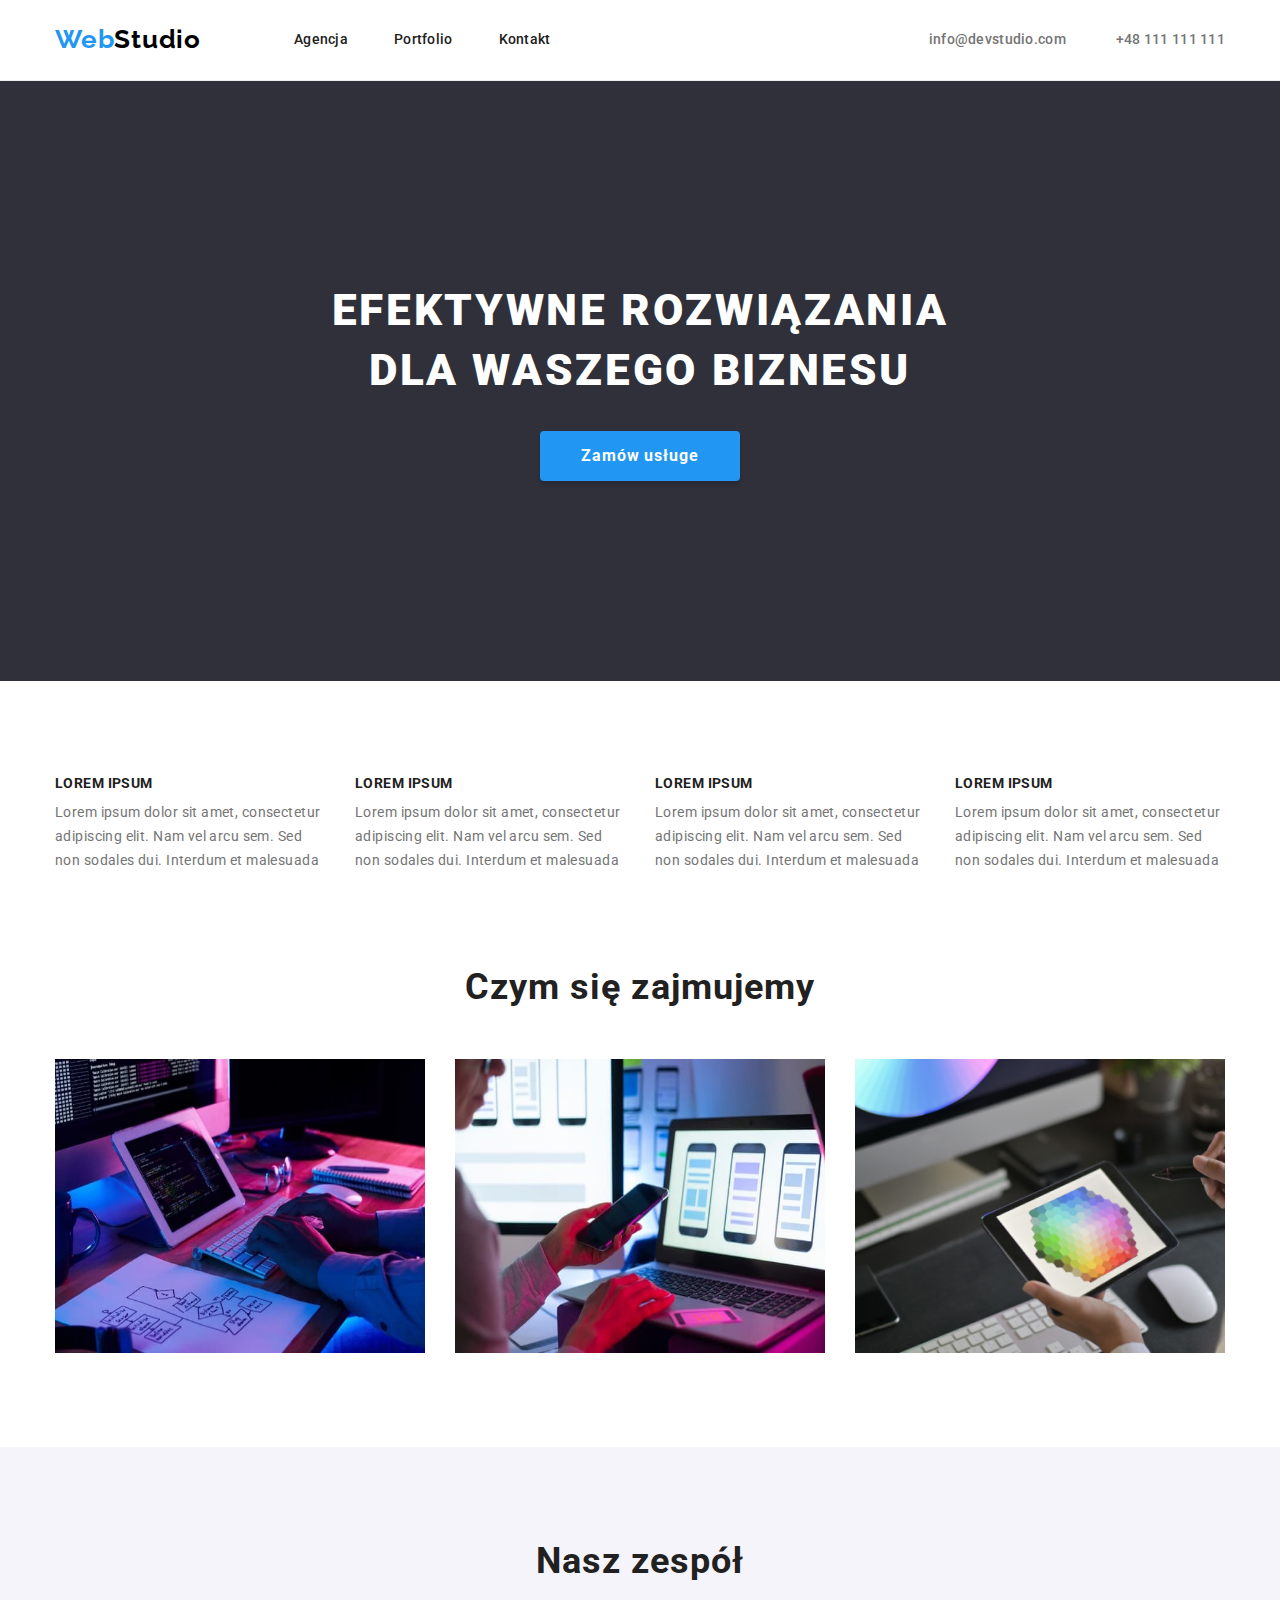
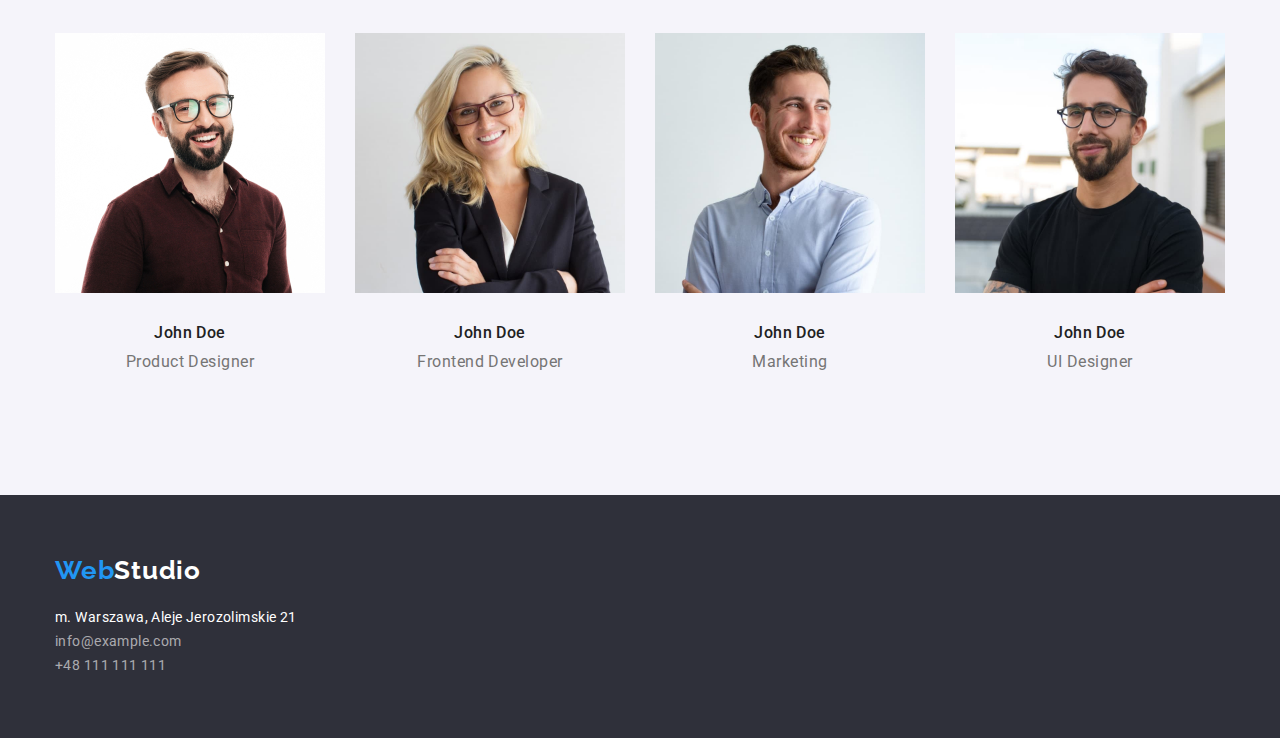
<file: index.html>
<!DOCTYPE html>
<html lang="pl">


<head>
    <meta charset="UTF-8">
    <!--Użyj tego tagu, by podać krótki opis strony.-->
    <meta name="description" content="Efektywne rozwiązania dla waszego biznesu" />
    <!--Uormalizowanie stylów przeglądarki.-->
    <link rel="stylesheet"
        href="https://cdnjs.cloudflare.com/ajax/libs/modern-normalize/1.0.0/modern-normalize.min.css" />
    <!--Podpięcie CSS.-->
    <link rel="stylesheet" href="css/styles.css">
    <!--Google Fonts.-->
    <link rel="preconnect" href="https://fonts.googleapis.com">
    <link rel="preconnect" href="https://fonts.gstatic.com" crossorigin>
    <link
        href="https://fonts.googleapis.com/css2?family=Montserrat:wght@400;700&family=Raleway:wght@700&family=Roboto:wght@400;500;700;900&display=swap"
        rel="stylesheet">
<!-- Tytuł Strony -->
    <title>WebStudio</title>
</head>


<body>
<!-- NAGŁÓWEK -->
    <header class="header">
        <div class="container">
            <a class="logo" href="index.html"><span class="span-logo">Web</span>Studio</a>
            <nav class="navigation">
                <ul class="navigation-list list">
                    <li class="navigation-item">
                        <a class="navigation-link link" href="index.html">Agencja</a>
                    </li>
                    <li class="navigation-item">
                        <a class="navigation-link link" href="portfolio.html">Portfolio</a>
                    </li>
                    <li class="navigation-item">
                        <a class="navigation-link link" href="#">Kontakt</a>
                    </li>
                </ul>
            </nav>
            <a class="header-email link" href="mailto:info@devstudio.com">info@devstudio.com</a>
            <a class="header-phone link" href="tel:+48111111111">+48 111 111 111</a>
        </div>
    </header>
    <main>
<!-- SEKCJA HERO -->
        <section class="welcome">
            <div class="container">
                <h1 class="main-header">EFEKTYWNE ROZWIĄZANIA DLA WASZEGO BIZNESU</h1>
                <button class="modal-btn" type="button">Zamów usługe</button>
            </div>
        </section>
<!-- END SEKCJA HERO -->

<!-- SEKCJA LOREM | ZALETY -->
        <section class="advantages section">
            <div class="container">
                <h2 hidden>Zalety</h2>
                <ul class="advantages-list list">
                    <li class="advantages-list-item">
                        <p class="advantages-text">LOREM IPSUM</p>
                        <p class="advantages-description">
                            Lorem ipsum dolor sit amet, consectetur adipiscing elit. Nam vel
                            arcu sem. Sed non sodales dui. Interdum et malesuada
                        </p>
                    </li>
                    <li class="advantages-list-item">
                        <p class="advantages-text">LOREM IPSUM</p>
                        <p class="advantages-description">
                            Lorem ipsum dolor sit amet, consectetur adipiscing elit. Nam vel
                            arcu sem. Sed non sodales dui. Interdum et malesuada
                        </p>
                    </li>
                    <li class="advantages-list-item">
                        <p class="advantages-text">LOREM IPSUM</p>
                        <p class="advantages-description">
                            Lorem ipsum dolor sit amet, consectetur adipiscing elit. Nam vel
                            arcu sem. Sed non sodales dui. Interdum et malesuada
                        </p>
                    </li>
                    <li class="advantages-list-item">
                        <p class="advantages-text">LOREM IPSUM</p>
                        <p class="advantages-description">
                            Lorem ipsum dolor sit amet, consectetur adipiscing elit. Nam vel
                            arcu sem. Sed non sodales dui. Interdum et malesuada
                        </p>
                    </li>
                </ul>
            </div>
        </section>
<!-- SEKCJA LOREM | ZALETY -->

<!-- SEKCJA  WHAT WE DO | CZYM SIĘ ZAJMUJEMY -->
        <section class="services section">
            <div class="container">
                <h2 class="secondary-header">Czym się zajmujemy</h2>
                <ul class="services-list list">
                    <li class="servces-list-item">
                        <img class="services-list-img" src="images/Main/z1.jpg"
                            alt="programer-working-his-desk" width="370" height="294" />
                    </li>
                    <li class="services-list-item">
                        <img class="services-list-img" src="images/Main/z2.jpg"
                            alt="application-smartphones" width="370" height="294" />
                    </li>
                    <li class="services-list-item">
                        <img class="services-list-img" src="images/Main/z3.jpg"
                            alt="graphic-tablet" width="370" height="294" />
                    </li>
                </ul>
            </div>
        </section>
<!-- END SEKCJA WHAT WE DO | CZYM SIĘ ZAJMUJEMY -->

<!-- OUR TEAM | NASZ ZESPÓŁ -->
        <section class="team section">
            <div class="container">
                <h2 class="secondary-header">Nasz zespół</h2>
                <ul class="team-list list">
                    <li class="team-card">
                        <img class="team-img" src="images/Main/o1.jpg" alt="John Doe" width="270" height="260" />
                        <div class="team-card-wrapper">
                            <h3 class="third-header">John Doe</h3>
                            <p class="team-job-title">Product Designer</p>
                        </div>
                    </li>
                    <li class="team-card">
                        <img class="team-img" src="images/Main/o2.jpg" alt="John Doe" width="270" height="260" />
                        <div class="team-card-wrapper">
                            <h3 class="third-header">John Doe</h3>
                            <p class="team-job-title">Frontend Developer</p>
                        </div>
                    </li>
                    <li class="team-card">
                        <img class="team-img" src="images/Main/o3.jpg" alt="John Doe" width="270" height="260" />
                        <div class="team-card-wrapper">
                            <h3 class="third-header">John Doe</h3>
                            <p class="team-job-title">Marketing</p>
                        </div>
                    </li>
                    <li class="team-card">
                        <img class="team-img" src="images/Main/o4.jpg" alt="John Doe" width="270" height="260" />
                        <div class="team-card-wrapper">
                            <h3 class="third-header">John Doe</h3>
                            <p class="team-job-title">UI Designer</p>
                        </div>
                    </li>
                </ul>
            </div>
        </section>
<!-- END OUR TEAM | NASZ ZESPÓŁ -->
    </main>
<!-- FOOTER | STOPKA -->
    <footer class="footer">
        <div class="container">
            <a class="logo logo-footer link" href="index.html"><span class="span-logo">Web</span>Studio</a>
            <address>
                <ul class="address-list list">
                    <li class="address-item">
                        <a class="footer-address link" href="https://goo.gl/maps/2zvKoqbJvBjzFYyW6" target="_blank">m. Warszawa, Aleje Jerozolimskie 21</a>
                    </li>
                    <li class="address-item">
                        <a class="footer-email link" href="mailto:info@example.com">info@example.com</a>
                    </li>
                    <li class="address-item">
                        <a class="footer-phone link" href="tel:+48111111111">+48 111 111 111</a>
                    </li>
                </ul>
            </address>
        </div>
    </footer>
<!-- END FOOTER | STOPKA -->
</body>

</html>
</file>
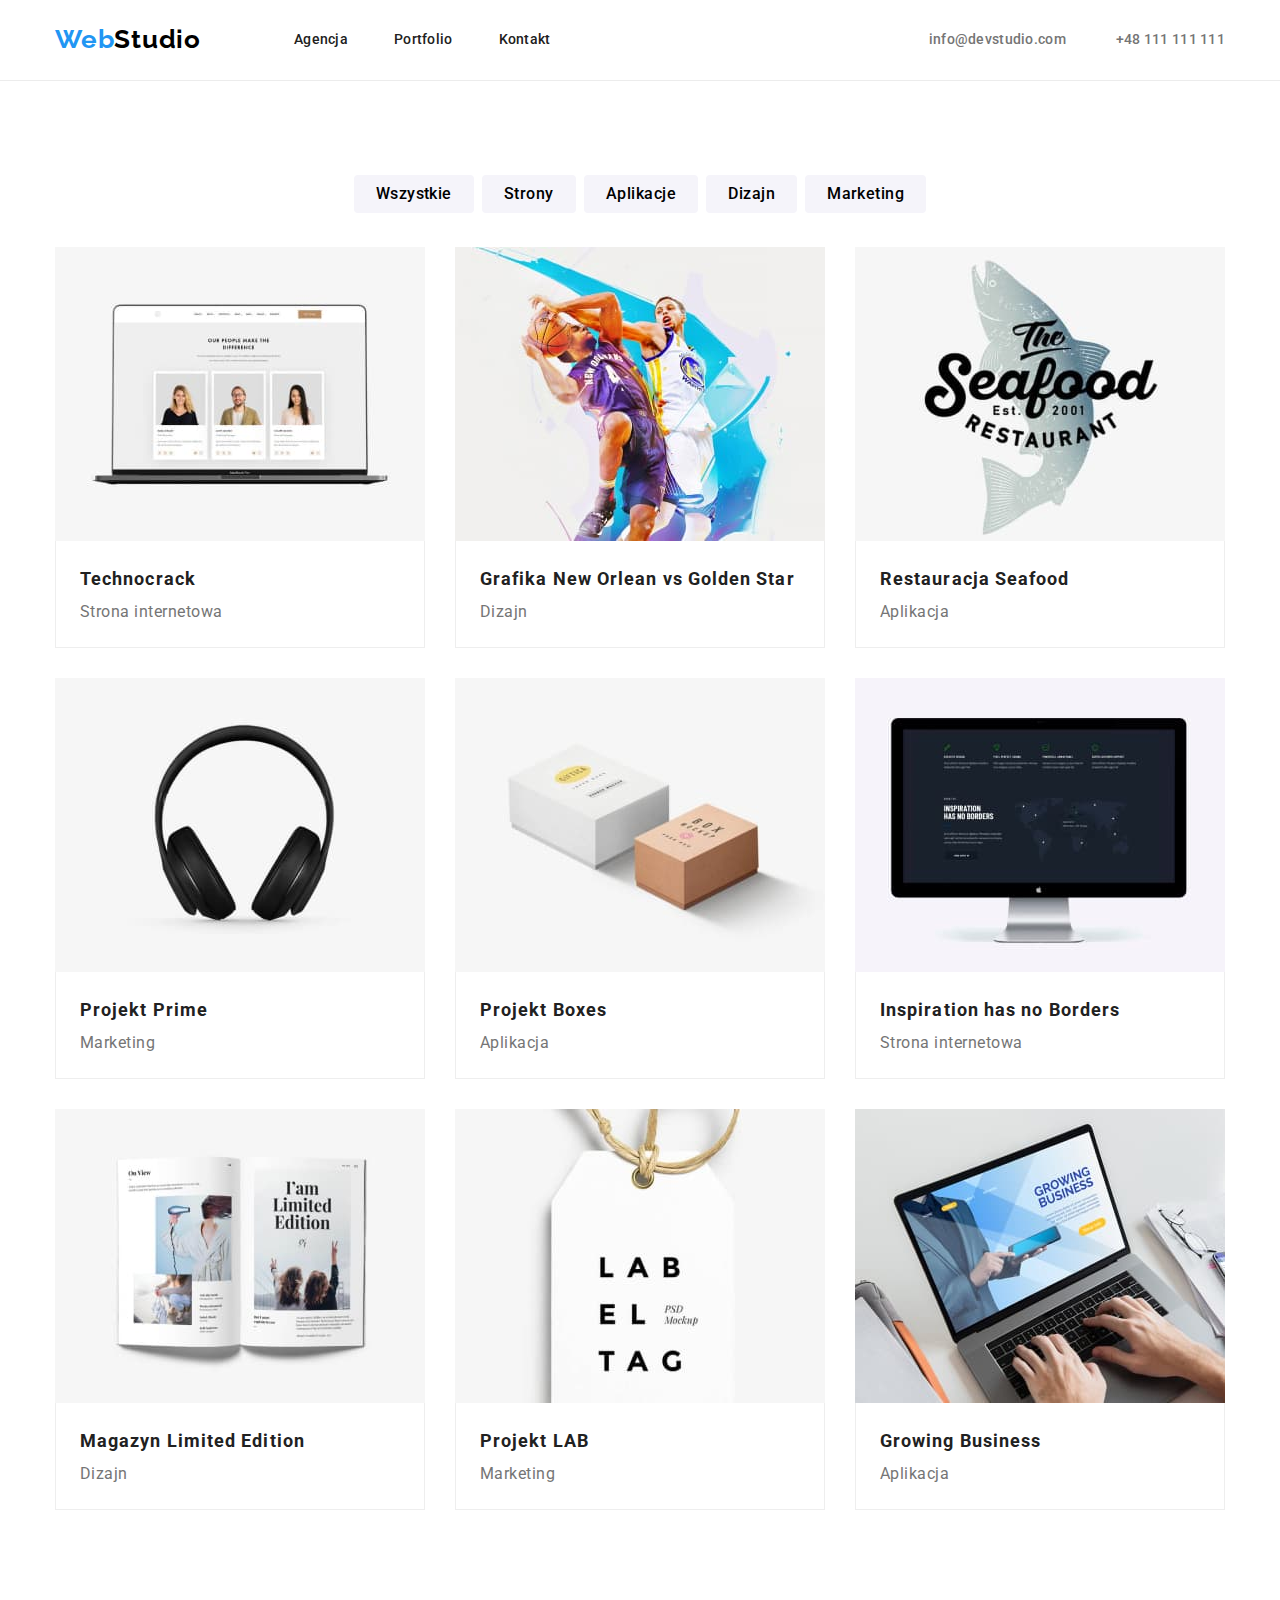
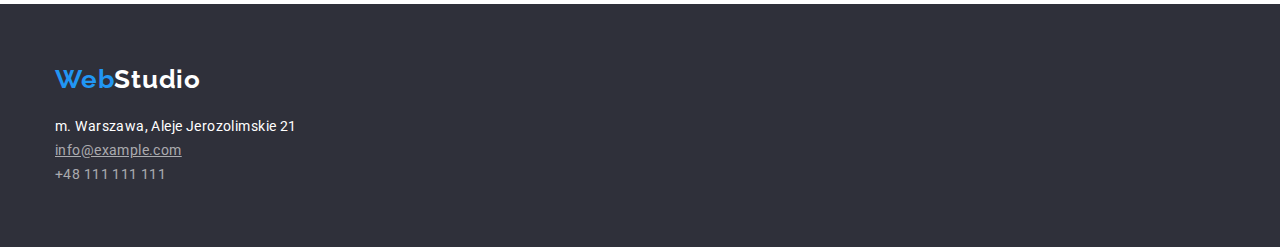
<file: portfolio.html>
<!DOCTYPE html>
<html lang="pl">


<head>
    <meta charset="UTF-8">
<!--Użyj tego tagu, by podać krótki opis strony.-->
    <meta name="description" content="Portfolio" />
<!--Uormalizowanie stylów przeglądarki.-->
    <link rel="stylesheet"
        href="https://cdnjs.cloudflare.com/ajax/libs/modern-normalize/1.0.0/modern-normalize.min.css" />
<!--Podpięcie CSS.-->
    <link rel="stylesheet" href="css/styles.css">
<!--Google Fonts.-->
    <link rel="preconnect" href="https://fonts.googleapis.com">
    <link rel="preconnect" href="https://fonts.gstatic.com" crossorigin>
    <link
        href="https://fonts.googleapis.com/css2?family=Montserrat:wght@400;700&family=Raleway:wght@700&family=Roboto:wght@400;500;700;900&display=swap"
        rel="stylesheet">
<!-- Tytuł Strony -->
    <title>WebStudio</title>
</head>

<body>
<!-- NAGŁÓWEK -->
    <header class="header">
        <div class="container">
            <a class="logo" href="index.html"><span class="span-logo">Web</span>Studio</a>
            <nav class="navigation">
                <ul class="navigation-list list">
                    <li class="navigation-item">
                        <a class="navigation-link link" href="index.html">Agencja</a>
                    </li>
                    <li class="navigation-item">
                        <a class="navigation-link link" href="portfolio.html">Portfolio</a>
                    </li>
                    <li class="navigation-item">
                        <a class="navigation-link link" href="#">Kontakt</a>
                    </li>
                </ul>
            </nav>
            <a class="header-email link" href="mailto:info@devstudio.com">info@devstudio.com</a>
            <a class="header-phone link" href="tel:+48111111111">+48 111 111 111</a>
        </div>
    </header>
<!-- END NAGŁÓWEK -->
    <main>
<!-- FILTRY -->
        <section class="projects-filters section">
            <div class="container">
                <h2 hidden>FILTRY</h2>
                <ul class="project-filters-list list">
                    <li class="project-filters-item">
                        <button class="project-filters-btn" type="button">Wszystkie</button>
                    </li>
                    <li class="project-filters-item">
                        <button class="project-filters-btn" type="button">Strony</button>
                    </li>
                    <li class="project-filters-item">
                        <button class="project-filters-btn" type="button">Aplikacje</button>
                    </li>
                    <li class="project-filters-item">
                        <button class="project-filters-btn" type="button">Dizajn</button>
                    </li>
                    <li class="project-filters-item">
                        <button class="project-filters-btn" type="button">Marketing</button>
                    </li>
                </ul>
            </div>
        </section>
<!-- END FILTRY -->
<!-- PROJEKTY -->
        <section class="projects section">
            <div class="container">
                <h2 hidden>Projekty</h2>
                <ul class="projects-list list">
                    <li class="projects-card">
                        <img class="projects-img" src="images/Portfolio/11.jpg" alt="Technocrack" width="370" height="294" />
                        <div class="project-cards-wrapper">
                            <p class="projects-name">Technocrack</p>
                            <p class="projects-category">Strona internetowa</p>
                        </div>
                    </li>
                    <li class="projects-card">
                        <img class="projects-img" src="images/Portfolio/12.jpg" alt="Grafika New Orlean vs Golden Star" width="370" height="294" />
                        <div class="project-cards-wrapper">
                            <p class="projects-name">Grafika New Orlean vs Golden Star</p>
                            <p class="projects-category">Dizajn</p>
                        </div>
                    </li>
                    <li class="projects-card">
                        <img class="projects-img" src="images/Portfolio/13.jpg" alt="Restauracja Seafood" width="370" height="294" />
                        <div class="project-cards-wrapper">
                            <p class="projects-name">Restauracja Seafood</p>
                            <p class="projects-category">Aplikacja</p>
                        </div>
                    </li>
                    <li class="projects-card">
                        <img class="projects-img" src="images/Portfolio/21.jpg" alt="Projekt Prime" width="370" height="294" />
                        <div class="project-cards-wrapper">
                            <p class="projects-name">Projekt Prime</p>
                            <p class="projects-category">Marketing</p>
                        </div>
                    </li>
                    <li class="projects-card">
                        <img class="projects-img" src="images/Portfolio/22.jpg" alt="Projekt Boxes" width="370" height="294" />
                        <div class="project-cards-wrapper">
                            <p class="projects-name">Projekt Boxes</p>
                            <p class="projects-category">Aplikacja</p>
                        </div>
                    </li>
                    <li class="projects-card">
                        <img class="projects-img" src="images/Portfolio/23.jpg" alt="Inspiration has no Borders" width="370" height="294" />
                        <div class="project-cards-wrapper">
                            <p class="projects-name">Inspiration has no Borders</p>
                            <p class="projects-category">Strona internetowa</p>
                        </div>
                    </li>
                    <li class="projects-card">
                        <img class="projects-img" src="images/Portfolio/31.jpg" alt="Magazyn Limited Edition" width="370" height="294" />
                        <div class="project-cards-wrapper">
                            <p class="projects-name">Magazyn Limited Edition</p>
                            <p class="projects-category">Dizajn</p>
                        </div>
                    </li>
                    <li class="projects-card">
                        <img class="projects-img" src="images/Portfolio/32.jpg" alt="Projekt LAB" width="370" height="294" />
                        <div class="project-cards-wrapper">
                            <p class="projects-name">Projekt LAB</p>
                            <p class="projects-category">Marketing</p>
                        </div>
                    </li>
                    <li class="projects-card">
                        <img class="projects-img" src="images/Portfolio/33.jpg" alt="Growing Business" width="370" height="294" />
                        <div class="project-cards-wrapper">
                            <p class="projects-name">Growing Business</p>
                            <p class="projects-category">Aplikacja</p>
                        </div>
                    </li>
                </ul>
            </div>
        </section>
<!-- END PROJEKTY -->
    </main>
<!-- FOOTER | STOPKA -->
    <footer class="footer">
        <div class="container">
            <a class="logo logo-footer link" href="index.html"><span class="span-logo">Web</span>Studio</a>
            <address>
                <ul class="address-list list">
                    <li class="address-item">
                        <a class="footer-address link" href="https://goo.gl/maps/2zvKoqbJvBjzFYyW6" target="_blank">m. Warszawa, Aleje Jerozolimskie 21</a>
                    </li>
                    <li class="address-item">
                        <a class="footer-email footer-email-portfolio link" href="mailto:info@example.com">info@example.com</a>
                    </li>
                    <li class="address-item">
                        <a class="footer-phone link" href="tel:+48111111111">+48 111 111 111</a>
                    </li>
                </ul>
            </address>
        </div>
    </footer>
<!-- END FOOTER | STOPKA  -->
</body>

</html>
</file>
<file: css/styles.css>
:root {
  --main-color: #212121; /* TEXT */
  --secondary-color: #2196f3; /* LOGO */
  --third-color: #ffffff; /* NAVI */
  --fourth-color: #757575; /* LOREM MINI */
  --header-bg-color: #2F303A; /* BACKGROUN HERO */
  --header-line: #ececec; /* LINIA NAGŁÓWEK */
  --logo-color: #000000; /* LOGO COLOR */
  --filters-btn-bg: #f5f4fa; /* BTN FILTERS */
  --footer-contacts: rgba(255, 255, 255, 0.6); /* KONTAKTY STOPKA */
  --cards-border-color: #eeeeee; /* BORDER CARDS */
}

body {
  font-family: "Roboto", sans-serif;
  color: var(--main-color);
  /* background-color: orange; */
 
}

h1,
h2,
h3,
h4,
h5,
h6 {
  margin: 0;
  padding: 0;
}

ul,
ol {
  margin: 0;
  padding: 0;
}

p {
  margin: 0;
  padding: 0;
}

img {
  display: block;
}

.list {
  list-style-type: none;
}

.link {
  text-decoration: none;
}

.container {
  width: 1200px;
  margin: 0 auto;
  padding: 0 15px;
  /* border-width: 1px;
  border-style: solid;
  border-color: red; */
}

.section {
  padding-bottom: 94px;
  padding-top: 94px;
}


/* BTN */
.modal-btn {
  display: block;
  margin-right: auto;
  margin-left: auto;
  padding: 10px 41px;
  font-weight: 700;
  font-size: 16px;
  line-height: 1.875;
  align-items: center;
  text-align: center;
  letter-spacing: 0.06em;
  color: var(--third-color);
  background-color: var(--secondary-color);
  border-style: none;
  box-shadow: 0px 4px 4px rgba(0, 0, 0, 0.15);
  border-radius: 4px;
  cursor: pointer;
}
/* NAGŁOWEK H2 (czym się zajmujemy i nasz zespół) */
.secondary-header {
  margin-bottom: 50px;
  font-weight: 700;
  font-size: 36px;
  line-height: 1.166;
  text-align: center;
  letter-spacing: 0.03em; 
}

/* NAGŁOWEK H3 (John Doe) */
.third-header {
  margin-bottom: 10px;
  font-weight: 500;
  font-size: 16px;
  line-height: 1.187;
  text-align: center;
  letter-spacing: 0.03em;
}

/* HEADER | NAGŁÓWEK -Main Page */

.header {
  border-bottom: 1px solid var(--header-line);
}

.header .container {
  display: flex;
  padding-top: 24px;
  padding-bottom: 25px;
  align-items: center;
}

.logo {
  margin-right: 93px;
  font-family: "Raleway";
  font-weight: 700;
  font-size: 26px;
  line-height: 1.192;
  text-decoration: none;
  letter-spacing: 0.03em;
  color: var(--logo-color);
}

.logo-footer {
  color: var(--third-color);
}

.span-logo {
  color: var(--secondary-color);
}

.navigation-list {
  display: flex;
}

.navigation-item:not(:last-child) {
  margin-right: 46px;
}

.navigation-link,
.header-email,
.header-phone {
  font-weight: 500;
  font-size: 14px;
  line-height: 1.143;
  letter-spacing: 0.02em;
}

.navigation-link {
  color: var(--main-color);
}

.header-phone,
.header-email {
  display: flex;
  color: var(--fourth-color);
}

.header-email {
  margin-left: auto;
}

.header-phone {
  margin-left: 50px;
}

.navigation-link:hover,
.header-email:hover,
.header-phone:hover,
.navigation-link:focus,
.header-email:focus,
.header-phone:focus {
  color: var(--secondary-color);
}

/* END HEADER | KONIEC NAGŁÓWEK -Main Page */

/* SEKCJA HERO -Main Page */

.welcome {
  display: flex;
  background-color: var(--header-bg-color);
  padding-top: 200px;
  padding-bottom: 200px;
}

.welcome .main-header {
  width: 696px;
  margin-left: auto;
  margin-right: auto;
  text-align: center;
}

.main-header {
  margin-bottom: 30px;
  font-weight: 900;
  font-size: 44px;
  line-height: 1.363;
  text-align: center;
  letter-spacing: 0.06em;
  text-transform: uppercase;
  color: var(--third-color);
}

/* END HERO -Main Page */

/* SEKCJA LOREM | ADVANTAGES -Main Page */

.advantages-list {
  display: flex;
  align-items: center;
}

.advantages {
  padding-bottom: 0;
}

.advantages-list-item {
  width: 270px;
}

.advantages-list-item:not(:last-child) {
  margin-right: 30px;
}

.advantages-text {
  padding-bottom: 10px;
  font-weight: 700;
  font-size: 14px;
  line-height: 1.143;
  letter-spacing: 0.03em;
  text-transform: uppercase;
}

.advantages-description {
  font-size: 14px;
  line-height: 1.714;
  letter-spacing: 0.03em;
  color: var(--fourth-color);
}

/* END SEKCJA LOREM | ADVANTAGES -Main Page */

/* SERVICES | WHAT WE DO | CZYM SIĘ ZAJMUJEMY -Main Page */

.services {

}

.services-list {
  display: flex;
  justify-content: space-between;
}

/* END SERVICES | WHAT WE DO | CZYM SIĘ ZAJMUJEMY -Main Page */

/* OUR TEAM | NASZ ZESPÓŁ -Main Page */

.team {
  background-color: var(--filters-btn-bg);
}

.team-list {
  display: flex;
  justify-content: space-between;
}

.team-job-title {
  font-size: 16px;
  line-height: 1.187;
  text-align: center;
  letter-spacing: 0.03em;
  color: var(--fourth-color);
}

.team-card-wrapper {
  padding: 30px 61px;
}

/* END OUR TEAM | NASZ ZESPÓŁ -Main Page */

/* FILTERS -Portfolio */
.projects-filters {
  padding-bottom: 0;
  margin-bottom: 34px;
}

.project-filters-list {
  display: flex;
  justify-content: center;
}

.project-filters-item:not(:last-child) {
  margin-right: 8px;
}

.project-filters-btn {
  padding: 6px 22px;
  background: var(--filters-btn-bg);
  border-style: none;
  border-radius: 4px;
  font-weight: 500;
  font-size: 16px;
  line-height: 1.625;
  text-align: center;
  letter-spacing: 0.03em;
  cursor: pointer;
}

.project-filters-btn:hover,
.project-filters-btn:focus {
  background-color: var(--secondary-color);
  color: var(--third-color);
}

/* END FILTERS -Portfolio */

/* PROJECTS -Portfolio */
.projects {
  padding-top: 0;
}

.project-cards-wrapper {
  padding: 20px 24px;
  border-bottom: 1px solid var(--cards-border-color);
  border-right: 1px solid var(--cards-border-color);
  border-left: 1px solid var(--cards-border-color);
}

.projects-list {
  display: flex;
  flex-wrap: wrap;
  margin-right: -30px;
  margin-top: -30px;
}

.projects-card {
  margin-right: 30px;
  margin-top: 30px;
  flex-basis: calc(100% / 3 - 30px);
}

.projects-name {
  font-weight: 700;
  font-size: 18px;
  line-height: 2;
  letter-spacing: 0.06em;
}

.projects-category {
  font-size: 16px;
  line-height: 1.875;
  letter-spacing: 0.03em;
  color: var(--fourth-color);
}

/* END PROJECTS -Portfolio*/


/* FOOTER | STOPKA */

.footer {
  background-color: var(--header-bg-color);
}

.footer .container {
  padding-top: 60px;
  padding-bottom: 60px;
}

.address-list {
  display: block;
  margin-top: 20px;
}

.footer-address,
.footer-email,
.footer-phone {
  font-style: normal;
  font-size: 14px;
  line-height: 1.714;
  letter-spacing: 0.03em;
}

.footer-address:hover,
.footer-email:hover,
.footer-phone:hover,
.footer-address:focus,
.footer-email:focus,
.footer-phone:focus {
  color: var(--secondary-color);
}

.footer-address {
  color: var(--third-color);
}

.footer-email,
.footer-phone {
  color: var(--footer-contacts);
}
/* -Portfolio */

.footer-email-portfolio {
  text-decoration-line: underline;
}

/* END FOOTER */
</file>
